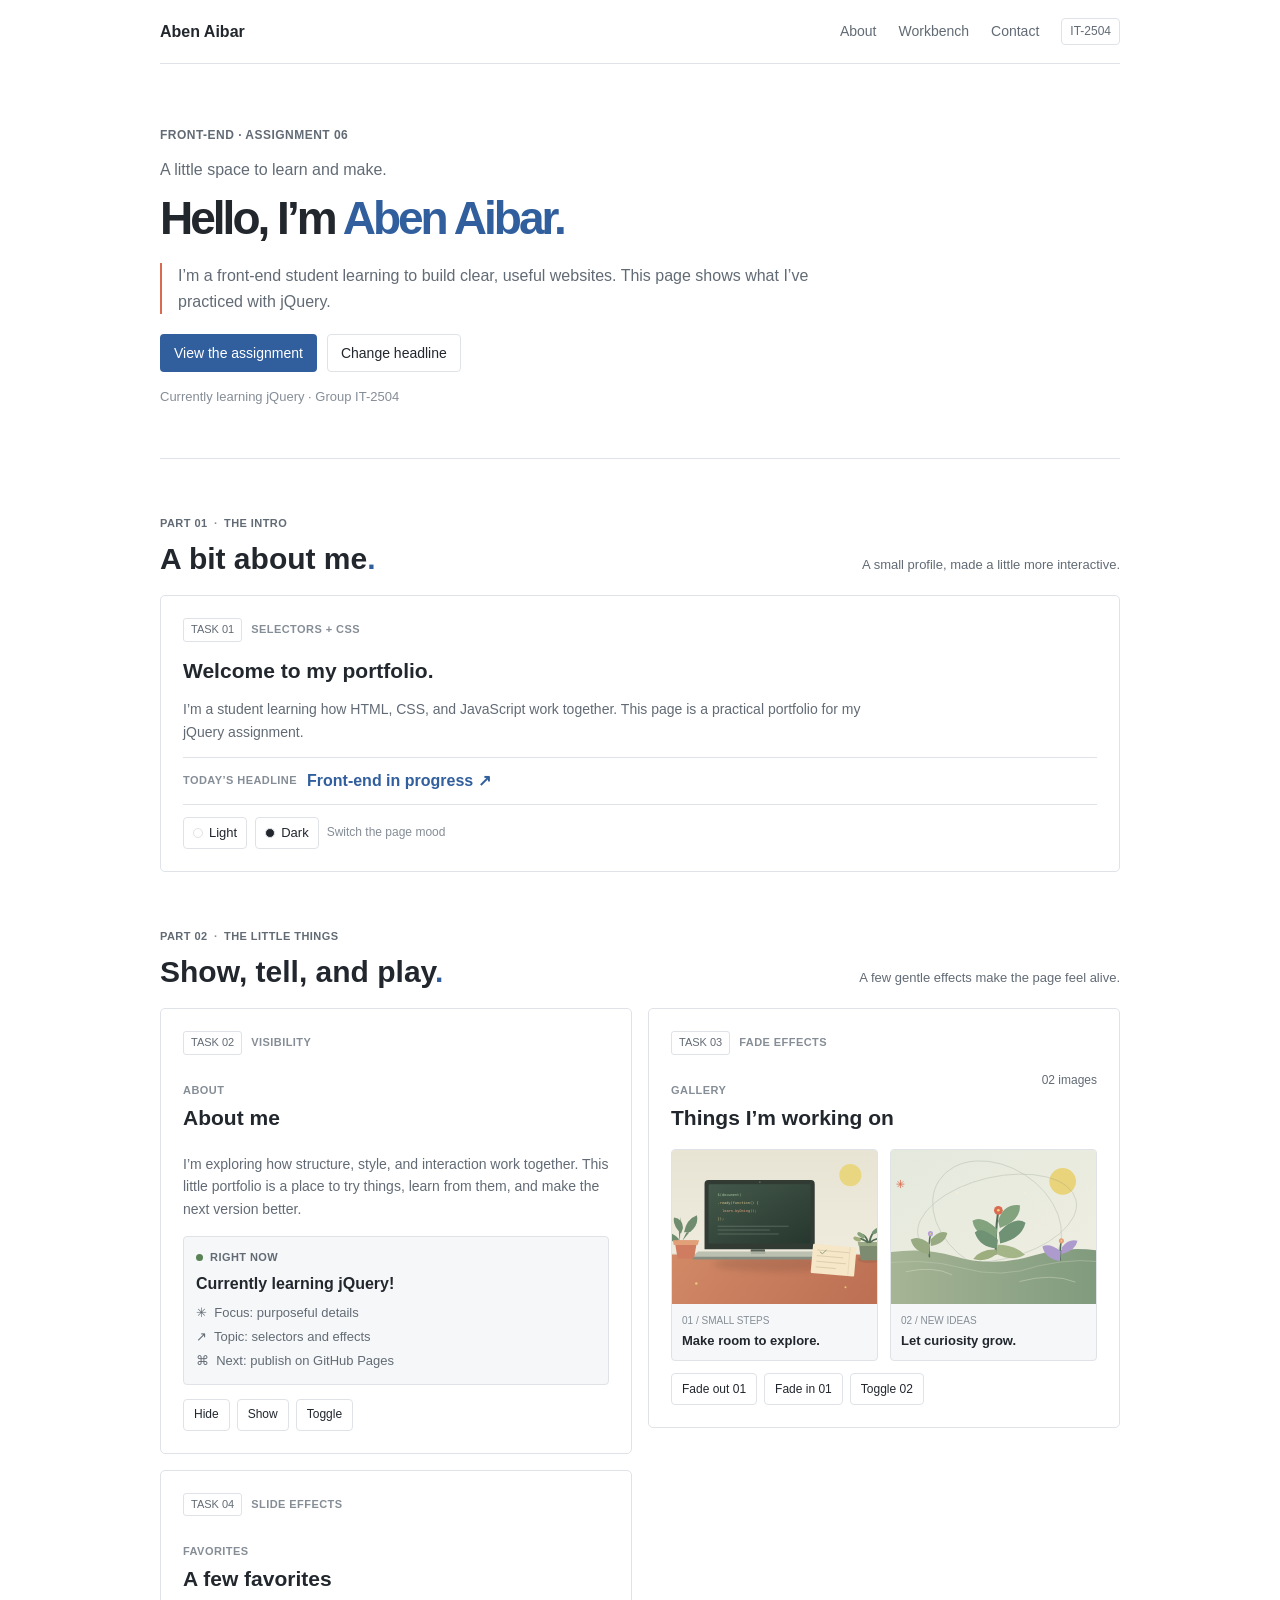
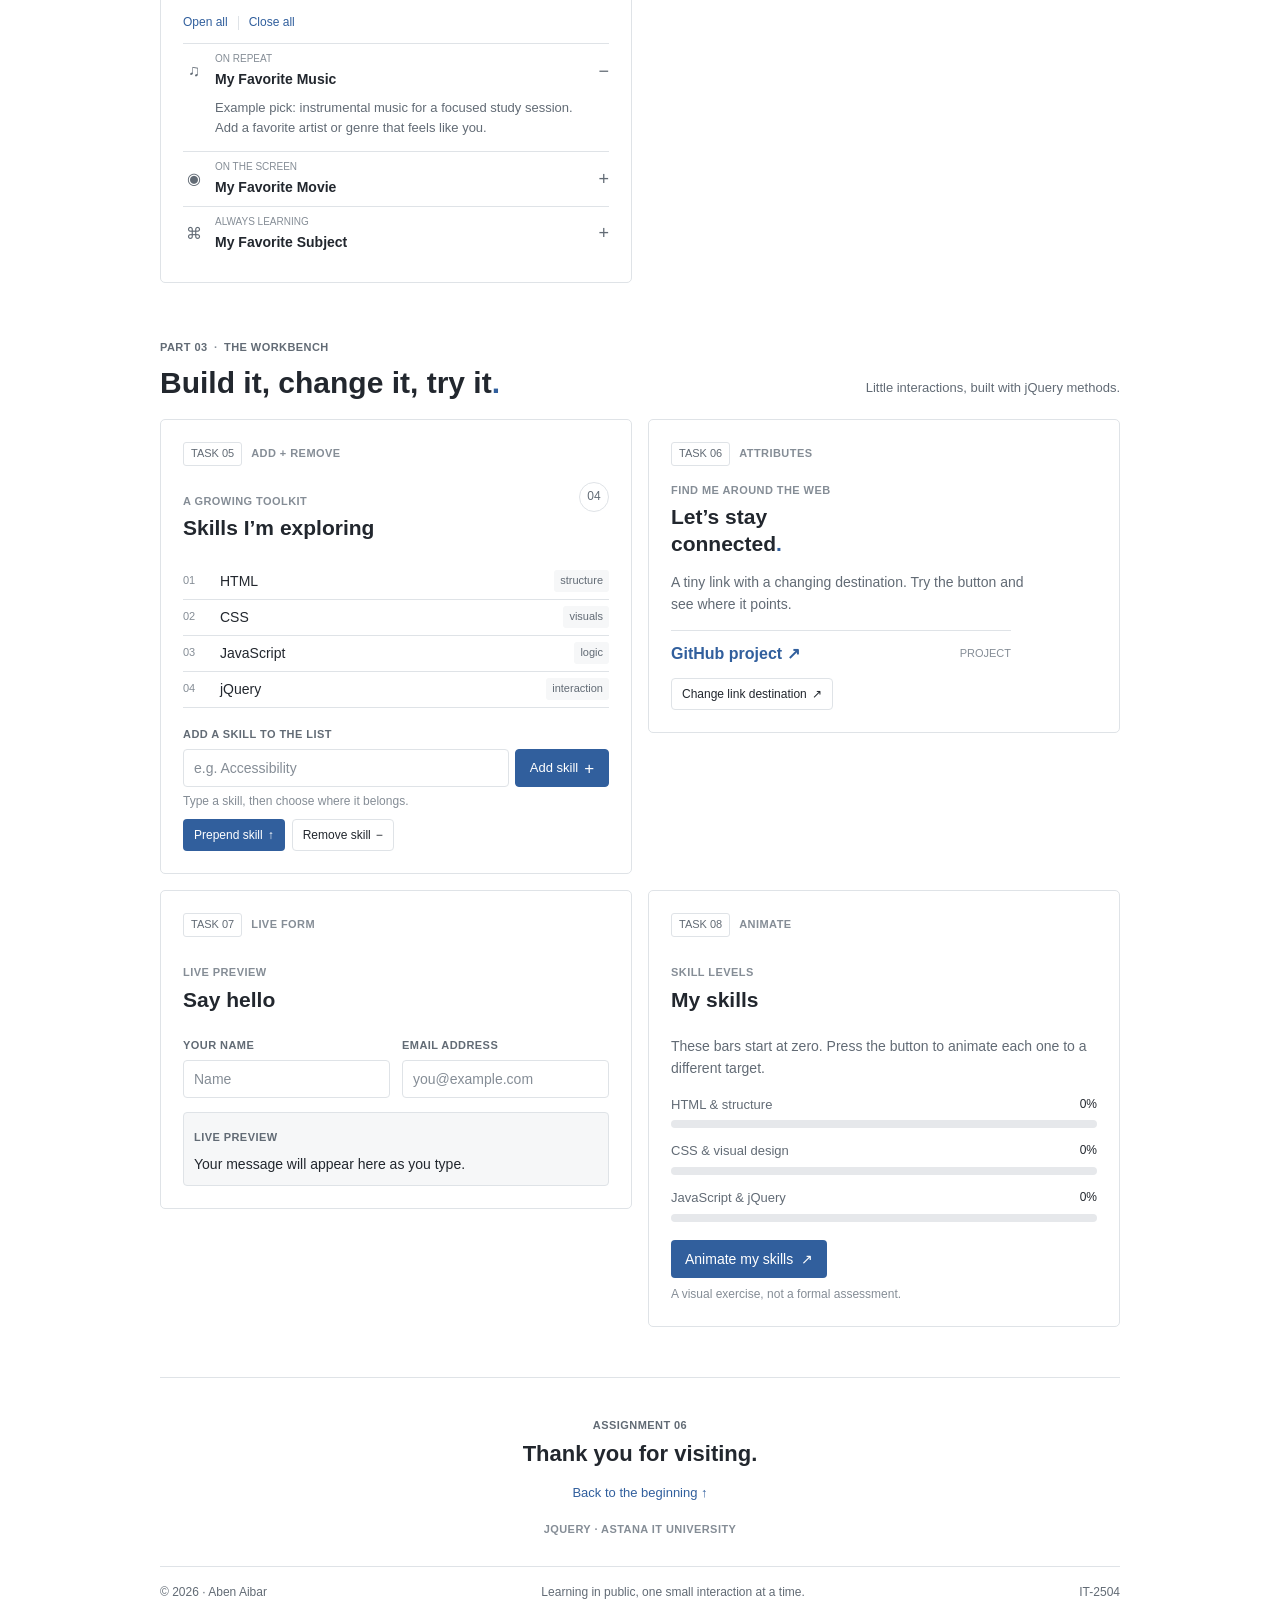
<file: index.html>
<!doctype html>
<html lang="en">
  <head>
    <meta charset="utf-8">
    <meta name="viewport" content="width=device-width, initial-scale=1">
    <meta name="description" content="Aben Aibar's jQuery learning portfolio for Front-End Assignment 6.">
    <meta name="theme-color" content="#f5f3ee">
    <title>Aben Aibar | jQuery Portfolio</title>
    <link href="style.css" rel="stylesheet">
  </head>
  <body>
    <div class="site-shell">
      <header class="topbar">
        <a class="wordmark" href="#top">Aben Aibar</a>
        <nav class="topnav" aria-label="Main navigation">
          <a href="#about">About</a>
          <a href="#workbench">Workbench</a>
          <a href="#contact">Contact</a>
          <span class="group-tag">IT-2504</span>
        </nav>
      </header>

      <main id="top">
        <section class="hero" aria-labelledby="hero-title">
          <div class="hero-copy">
            <p class="overline">FRONT-END · ASSIGNMENT 06</p>
            <p class="hero-kicker" id="greeting">Welcome to my portfolio.</p>
            <h1 id="hero-title">Hello, I’m <span>Aben Aibar.</span></h1>
            <p class="hero-intro profile-intro">I’m a front-end student learning to build clear, useful websites. This page shows what I’ve practiced with jQuery.</p>
            <div class="hero-actions">
              <a class="button button-primary" href="#workbench">View the assignment</a>
              <button class="button button-quiet" id="headline-button" type="button">Change headline</button>
            </div>
            <p class="hero-caption">Currently learning jQuery · Group IT-2504</p>
          </div>
        </section>

        <section class="section-block" id="about" aria-labelledby="part-one-title">
          <div class="section-heading">
            <div><p class="section-label">PART 01 <span>·</span> THE INTRO</p><h2 id="part-one-title">A bit about me<span class="heading-period">.</span></h2></div>
            <p class="section-aside">A small profile, made a little more interactive.</p>
          </div>
          <article class="feature-card profile-card" id="task-1" aria-labelledby="profile-title">
            <div class="profile-details">
              <div class="card-meta"><span class="task-pill">TASK 01</span><span class="mono">SELECTORS + CSS</span></div>
              <h3 id="profile-title">Welcome to my portfolio.</h3>
              <p class="profile-summary" id="profile-summary">I’m a student learning how HTML, CSS, and JavaScript work together. This page is a practical portfolio for my jQuery assignment.</p>
              <div class="headline-row"><span class="headline-label">TODAY’S HEADLINE</span><p id="profile-headline">Front-end in progress <span aria-hidden="true">↗</span></p></div>
              <div class="profile-controls">
                <button class="theme-button" id="light-theme" type="button"><span class="theme-swatch swatch-light"></span> Light</button>
                <button class="theme-button" id="dark-theme" type="button"><span class="theme-swatch swatch-dark"></span> Dark</button>
                <span class="control-hint">Switch the page mood</span>
              </div>
            </div>
          </article>
        </section>

        <section class="section-block" aria-labelledby="part-two-title">
          <div class="section-heading">
            <div><p class="section-label">PART 02 <span>·</span> THE LITTLE THINGS</p><h2 id="part-two-title">Show, tell, and play<span class="heading-period">.</span></h2></div>
            <p class="section-aside">A few gentle effects make the page feel alive.</p>
          </div>
          <div class="two-column-grid">
            <article class="feature-card about-card" id="task-2" aria-labelledby="about-title">
              <div class="card-meta"><span class="task-pill">TASK 02</span><span class="mono">VISIBILITY</span></div>
              <div class="card-heading-row"><div><p class="mini-label">ABOUT</p><h3 id="about-title">About me</h3></div></div>
              <p class="card-body">I’m exploring how structure, style, and interaction work together. This little portfolio is a place to try things, learn from them, and make the next version better.</p>
              <div class="status-box visibility-content">
                <span class="status-marker"><span></span> RIGHT NOW</span>
                <p id="status-message">Currently learning jQuery!</p>
                <div class="fun-facts">
                  <span>✳ &nbsp;Focus: purposeful details</span>
                  <span>↗ &nbsp;Topic: selectors and effects</span>
                  <span>⌘ &nbsp;Next: publish on GitHub Pages</span>
                </div>
              </div>
              <div class="button-row effect-buttons" role="group" aria-label="Control about details visibility">
                <button class="button button-small button-outline" id="hide-about" type="button">Hide</button>
                <button class="button button-small button-outline" id="show-about" type="button">Show</button>
                <button class="button button-small button-outline" id="toggle-about" type="button">Toggle</button>
              </div>
            </article>

            <article class="feature-card gallery-card" id="task-3" aria-labelledby="gallery-title">
              <div class="card-meta"><span class="task-pill">TASK 03</span><span class="mono">FADE EFFECTS</span></div>
              <div class="card-heading-row"><div><p class="mini-label">GALLERY</p><h3 id="gallery-title">Things I’m working on</h3></div><span class="photo-count">02 images</span></div>
              <div class="gallery-grid">
                <figure class="gallery-item" id="gallery-first">
                  <img src="study-desk.svg" alt="Illustration of a laptop and notebook on a warm desk">
                  <figcaption><span>01 / SMALL STEPS</span><strong>Make room to explore.</strong></figcaption>
                </figure>
                <figure class="gallery-item" id="gallery-second">
                  <img src="idea-garden.svg" alt="Illustration of colorful shapes growing like ideas in a garden">
                  <figcaption><span>02 / NEW IDEAS</span><strong>Let curiosity grow.</strong></figcaption>
                </figure>
              </div>
              <div class="button-row effect-buttons fade-controls" role="group" aria-label="Fade gallery images">
                <button class="button button-small button-outline" id="fade-out-first" type="button">Fade out 01</button>
                <button class="button button-small button-outline" id="fade-in-first" type="button">Fade in 01</button>
                <button class="button button-small button-outline" id="fade-toggle-second" type="button">Toggle 02</button>
              </div>
            </article>

            <article class="feature-card favorites-card" id="task-4" aria-labelledby="favorites-title">
              <div class="card-meta"><span class="task-pill">TASK 04</span><span class="mono">SLIDE EFFECTS</span></div>
              <div class="card-heading-row"><div><p class="mini-label">FAVORITES</p><h3 id="favorites-title">A few favorites</h3></div></div>
              <div class="favorite-toolbar" role="group" aria-label="Expand or collapse all favorites">
                <button type="button" id="open-favorites">Open all</button><span></span><button type="button" id="close-favorites">Close all</button>
              </div>
              <div class="favorite-item">
                <button class="favorite-trigger" type="button" aria-expanded="true" aria-controls="favorite-music" data-panel="favorite-music"><span class="favorite-icon">♫</span><span><small>ON REPEAT</small><strong>My Favorite Music</strong></span><span class="trigger-mark" aria-hidden="true">−</span></button>
                <div class="favorite-panel" id="favorite-music"><p>Example pick: instrumental music for a focused study session. Add a favorite artist or genre that feels like you.</p><span class="panel-number">01</span></div>
              </div>
              <div class="favorite-item">
                <button class="favorite-trigger" type="button" aria-expanded="false" aria-controls="favorite-movie" data-panel="favorite-movie"><span class="favorite-icon icon-coral">◉</span><span><small>ON THE SCREEN</small><strong>My Favorite Movie</strong></span><span class="trigger-mark" aria-hidden="true">+</span></button>
                <div class="favorite-panel" id="favorite-movie" style="display:none"><p>Example pick: a story with memorable visuals. Add your favorite film and one detail that stayed with you.</p><span class="panel-number">02</span></div>
              </div>
              <div class="favorite-item">
                <button class="favorite-trigger" type="button" aria-expanded="false" aria-controls="favorite-subject" data-panel="favorite-subject"><span class="favorite-icon icon-green">⌘</span><span><small>ALWAYS LEARNING</small><strong>My Favorite Subject</strong></span><span class="trigger-mark" aria-hidden="true">+</span></button>
                <div class="favorite-panel" id="favorite-subject" style="display:none"><p>Example pick: human-centered design, where technology meets the way people think and work.</p><span class="panel-number">03</span></div>
              </div>
            </article>
          </div>
        </section>

        <section class="section-block" id="workbench" aria-labelledby="part-three-title">
          <div class="section-heading">
            <div><p class="section-label">PART 03 <span>·</span> THE WORKBENCH</p><h2 id="part-three-title">Build it, change it, try it<span class="heading-period">.</span></h2></div>
            <p class="section-aside">Little interactions, built with jQuery methods.</p>
          </div>
          <div class="two-column-grid workbench-grid">
            <article class="feature-card skills-card" id="task-5" aria-labelledby="skills-title">
              <div class="card-meta"><span class="task-pill">TASK 05</span><span class="mono">ADD + REMOVE</span></div>
              <div class="card-heading-row"><div><p class="mini-label">A GROWING TOOLKIT</p><h3 id="skills-title">Skills I’m exploring</h3></div><span class="count-badge" id="skill-count">04</span></div>
              <ul class="skill-list" id="skill-list" aria-live="polite">
                <li><span class="skill-bullet">01</span><span>HTML</span><span class="skill-tag">structure</span></li>
                <li><span class="skill-bullet">02</span><span>CSS</span><span class="skill-tag">visuals</span></li>
                <li><span class="skill-bullet">03</span><span>JavaScript</span><span class="skill-tag">logic</span></li>
                <li><span class="skill-bullet">04</span><span>jQuery</span><span class="skill-tag">interaction</span></li>
              </ul>
              <label class="field-label" for="new-skill">ADD A SKILL TO THE LIST</label>
              <div class="input-with-button"><input id="new-skill" name="newSkill" type="text" maxlength="32" placeholder="e.g. Accessibility"><button class="add-icon-button" id="add-skill" type="button">Add skill <span aria-hidden="true">+</span></button></div>
              <p class="input-feedback" id="skill-feedback" aria-live="polite">Type a skill, then choose where it belongs.</p>
              <div class="button-row skill-actions"><button class="button button-small button-primary" id="prepend-skill" type="button">Prepend skill <span aria-hidden="true">↑</span></button><button class="button button-small button-outline" id="remove-skill" type="button">Remove skill <span aria-hidden="true">−</span></button></div>
            </article>

            <article class="feature-card social-card" id="task-6" aria-labelledby="social-title">
              <div class="card-meta"><span class="task-pill">TASK 06</span><span class="mono">ATTRIBUTES</span></div>
              <p class="mini-label">FIND ME AROUND THE WEB</p>
              <h3 id="social-title">Let’s stay<br>connected<span class="heading-period">.</span></h3>
              <p class="card-body social-copy">A tiny link with a changing destination. Try the button and see where it points.</p>
              <div class="social-link-row"><a id="social-link" href="https://github.com/Lucius-Re/HTML-CSS/tree/assignment6-jquery" target="_blank" rel="noreferrer">GitHub project <span aria-hidden="true">↗</span></a><span class="link-status" id="link-status">PROJECT</span></div>
              <button class="button button-small button-outline change-link" id="change-link" type="button">Change link destination <span aria-hidden="true">↗</span></button>
            </article>

            <article class="feature-card live-form-card" id="task-7" aria-labelledby="live-form-title">
              <div class="card-meta"><span class="task-pill">TASK 07</span><span class="mono">LIVE FORM</span></div>
              <div class="card-heading-row"><div><p class="mini-label">LIVE PREVIEW</p><h3 id="live-form-title">Say hello</h3></div></div>
              <form id="live-form" autocomplete="off">
                <div class="field-grid">
                  <div class="field-wrap"><label class="field-label" for="visitor-name">YOUR NAME</label><input id="visitor-name" name="name" type="text" placeholder="Name" maxlength="40"></div>
                  <div class="field-wrap"><label class="field-label" for="visitor-email">EMAIL ADDRESS</label><input id="visitor-email" name="email" type="email" placeholder="you@example.com" maxlength="100"></div>
                </div>
                <div class="message-preview" aria-live="polite"><span class="preview-label">LIVE PREVIEW</span><p id="live-preview">Your message will appear here as you type.</p></div>
              </form>
            </article>

            <article class="feature-card animation-card" id="task-8" aria-labelledby="animation-title">
              <div class="card-meta"><span class="task-pill">TASK 08</span><span class="mono">ANIMATE</span></div>
              <div class="card-heading-row"><div><p class="mini-label">SKILL LEVELS</p><h3 id="animation-title">My skills</h3></div></div>
              <p class="card-body">These bars start at zero. Press the button to animate each one to a different target.</p>
              <div class="progress-list" aria-label="Example skill levels">
                <div class="progress-row" data-skill-level="82"><div><span>HTML &amp; structure</span><span class="progress-value">0%</span></div><div class="progress-track"><span class="progress-fill fill-coral"></span></div></div>
                <div class="progress-row" data-skill-level="68"><div><span>CSS &amp; visual design</span><span class="progress-value">0%</span></div><div class="progress-track"><span class="progress-fill fill-green"></span></div></div>
                <div class="progress-row" data-skill-level="54"><div><span>JavaScript &amp; jQuery</span><span class="progress-value">0%</span></div><div class="progress-track"><span class="progress-fill fill-lilac"></span></div></div>
              </div>
              <button class="button button-primary animate-button" id="animate-skills" type="button">Animate my skills <span aria-hidden="true">↗</span></button>
              <p class="animation-note" id="animation-note" aria-live="polite">A visual exercise, not a formal assessment.</p>
            </article>
          </div>
        </section>

        <section class="closing-note" id="contact" aria-label="Closing note">
          <p class="section-label">ASSIGNMENT 06</p>
          <h2>Thank you for visiting.</h2>
          <a href="#top" class="back-top">Back to the beginning <span aria-hidden="true">↑</span></a>
          <span class="closing-caption">JQUERY · ASTANA IT UNIVERSITY</span>
        </section>
      </main>

      <footer class="site-footer"><span>© 2026 · Aben Aibar</span><span>Learning in public, one small interaction at a time.</span><span>IT-2504 <i>✳</i></span></footer>
    </div>
    <script src="https://code.jquery.com/jquery-3.7.1.min.js" integrity="sha256-/JqT3SQfawRcv/BIHPThkBvs0OEvtFFmqPF/lYI/Cxo=" crossorigin="anonymous"></script>
    <script src="script.js"></script>
  </body>
</html>
</file>
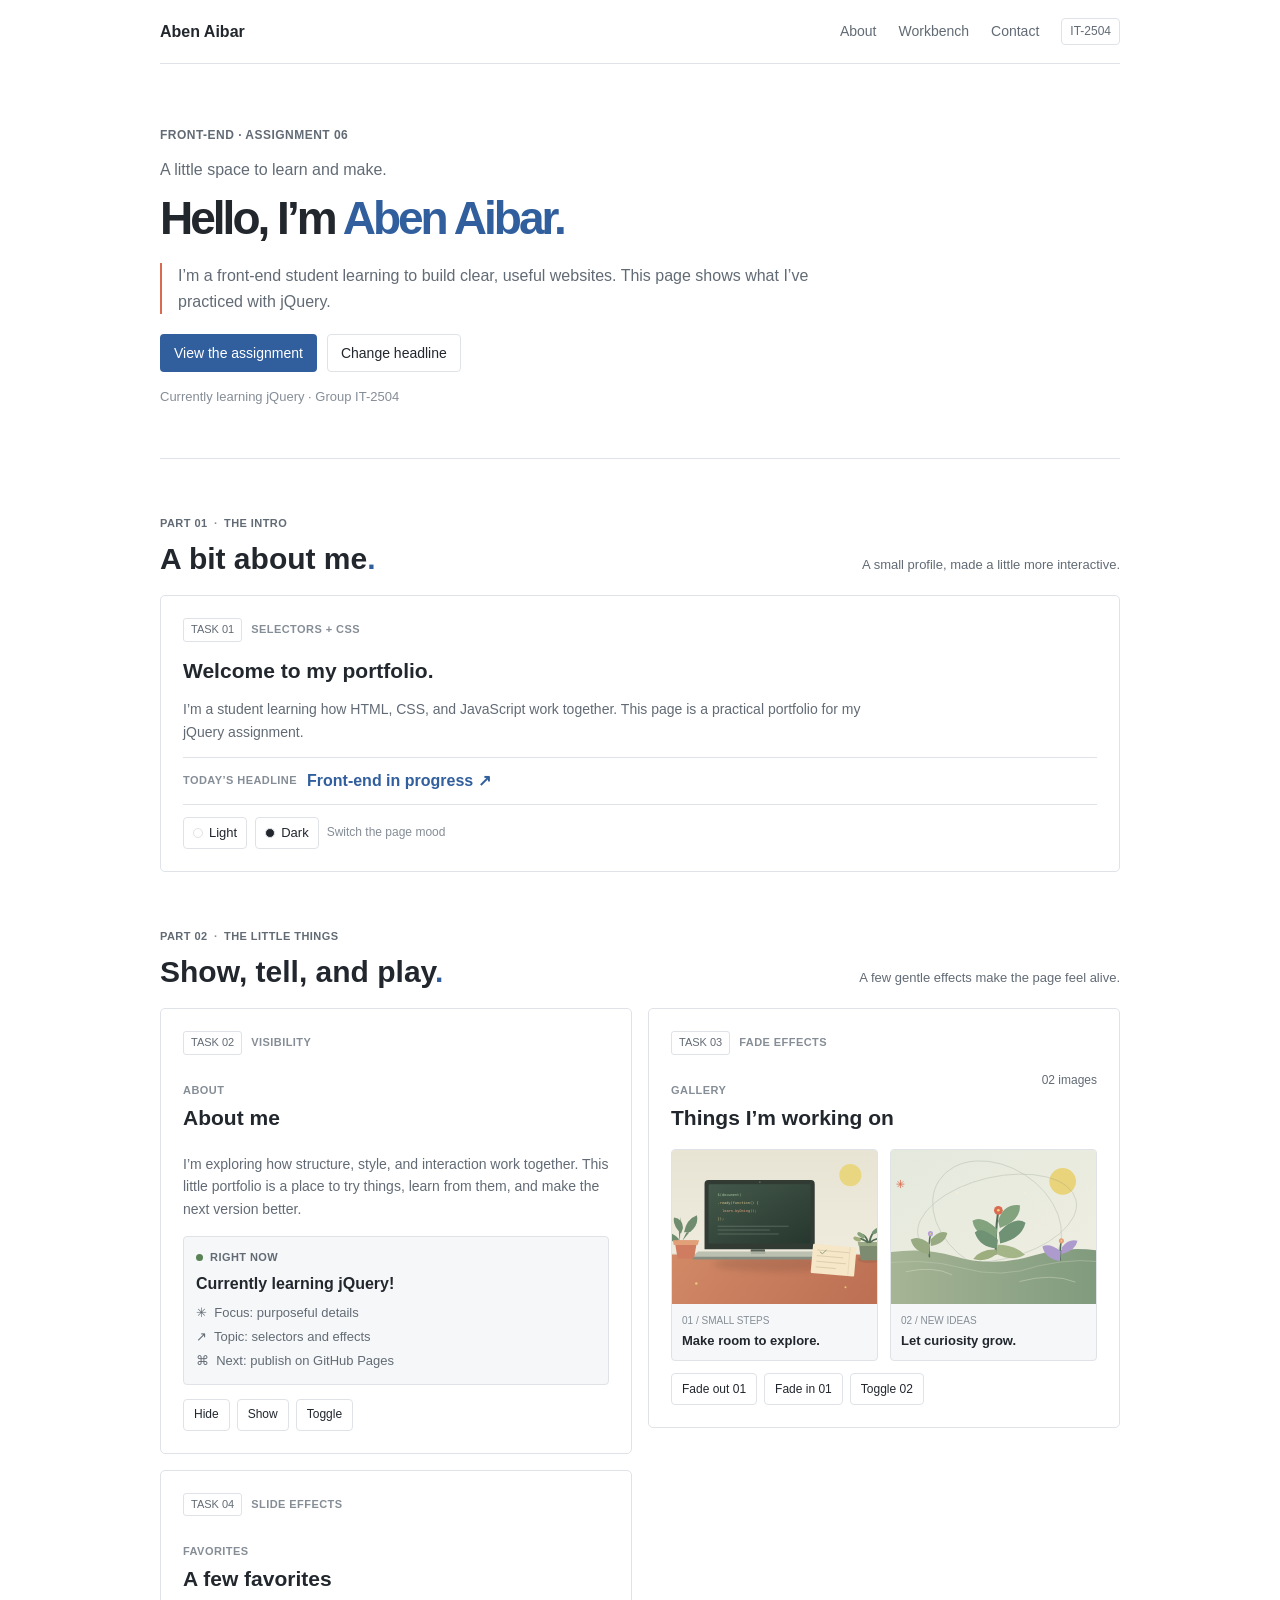
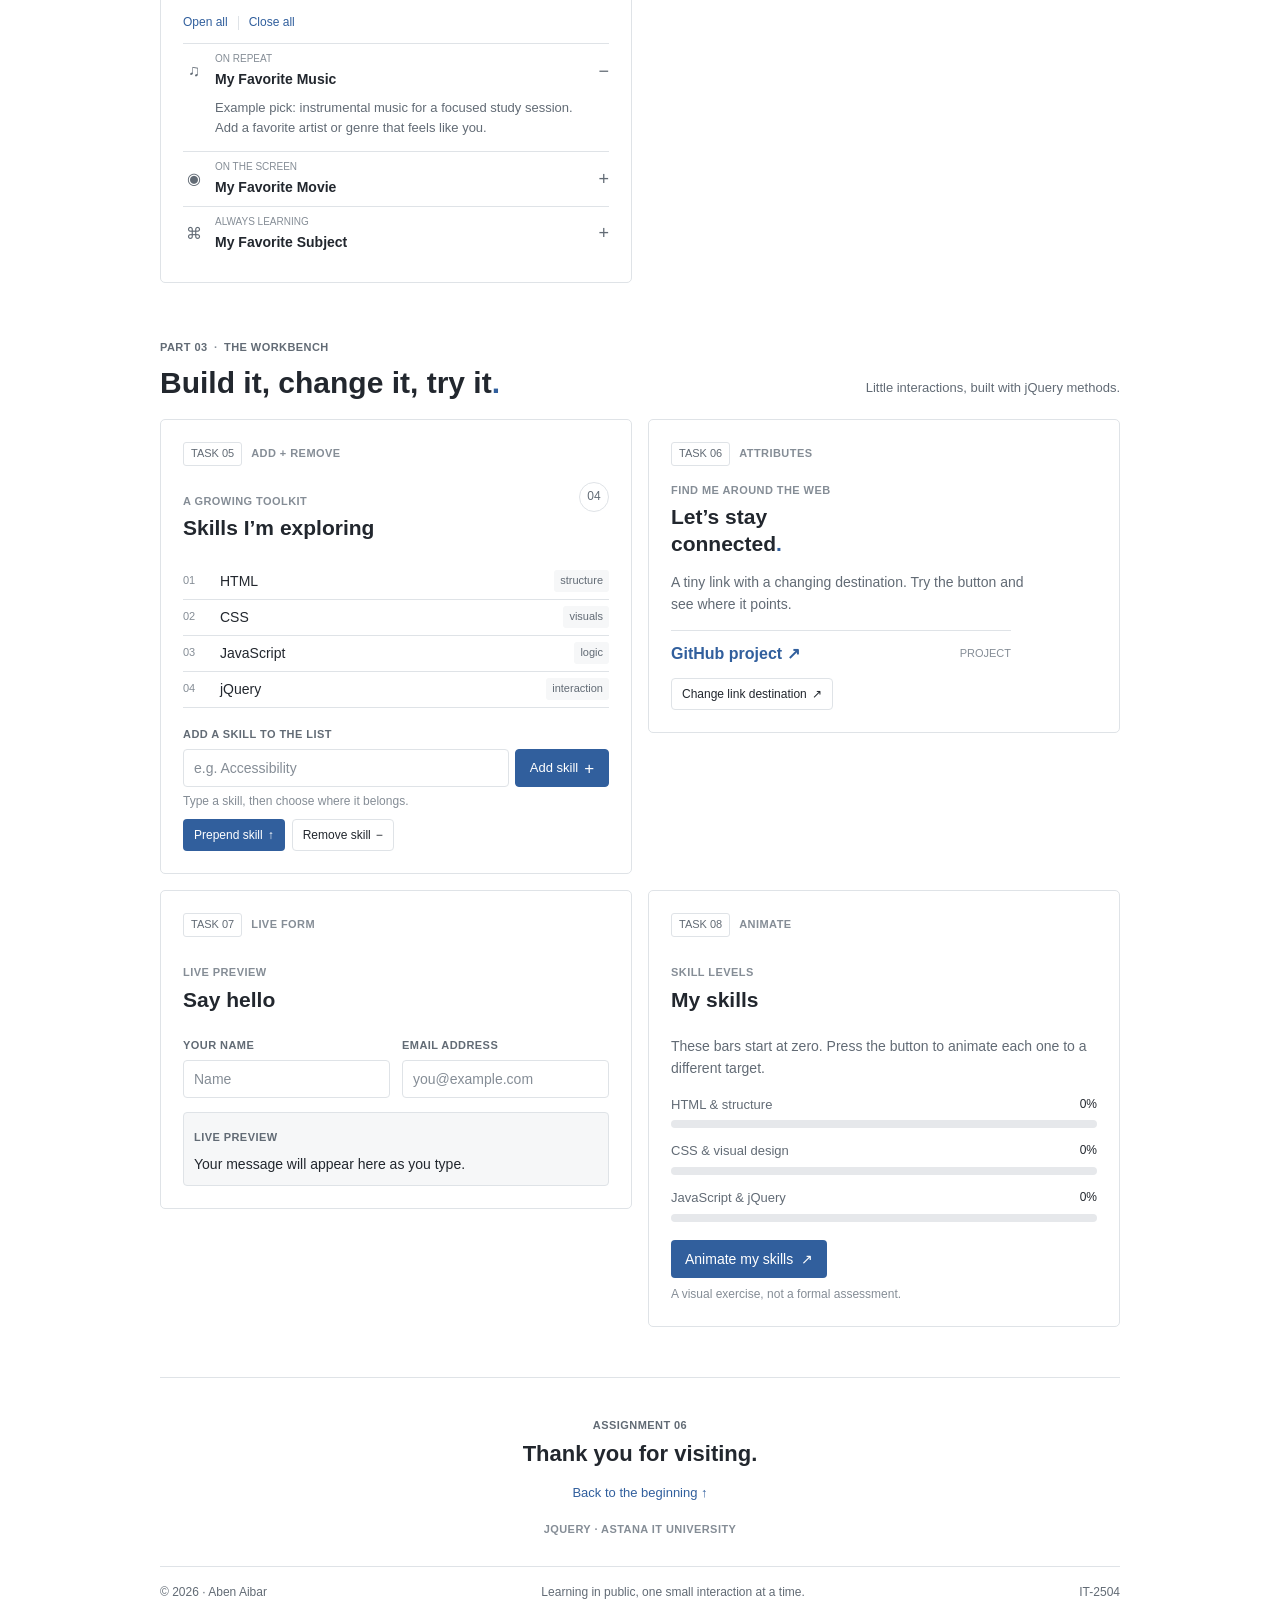
<file: assignment6/index.html>
<!doctype html>
<html lang="en">
  <head>
    <meta charset="utf-8">
    <meta name="viewport" content="width=device-width, initial-scale=1">
    <meta name="description" content="Aben Aibar's jQuery learning portfolio for Front-End Assignment 6.">
    <meta name="theme-color" content="#f5f3ee">
    <title>Aben Aibar | jQuery Portfolio</title>
    <link href="styles.css" rel="stylesheet">
  </head>
  <body>
    <div class="site-shell">
      <header class="topbar">
        <a class="wordmark" href="#top">Aben Aibar</a>
        <nav class="topnav" aria-label="Main navigation">
          <a href="#about">About</a>
          <a href="#workbench">Workbench</a>
          <a href="#contact">Contact</a>
          <span class="group-tag">IT-2504</span>
        </nav>
      </header>

      <main id="top">
        <section class="hero" aria-labelledby="hero-title">
          <div class="hero-copy">
            <p class="overline">FRONT-END · ASSIGNMENT 06</p>
            <p class="hero-kicker" id="greeting">Welcome to my portfolio.</p>
            <h1 id="hero-title">Hello, I’m <span>Aben Aibar.</span></h1>
            <p class="hero-intro profile-intro">I’m a front-end student learning to build clear, useful websites. This page shows what I’ve practiced with jQuery.</p>
            <div class="hero-actions">
              <a class="button button-primary" href="#workbench">View the assignment</a>
              <button class="button button-quiet" id="headline-button" type="button">Change headline</button>
            </div>
            <p class="hero-caption">Currently learning jQuery · Group IT-2504</p>
          </div>
        </section>

        <section class="section-block" id="about" aria-labelledby="part-one-title">
          <div class="section-heading">
            <div><p class="section-label">PART 01 <span>·</span> THE INTRO</p><h2 id="part-one-title">A bit about me<span class="heading-period">.</span></h2></div>
            <p class="section-aside">A small profile, made a little more interactive.</p>
          </div>
          <article class="feature-card profile-card" id="task-1" aria-labelledby="profile-title">
            <div class="profile-details">
              <div class="card-meta"><span class="task-pill">TASK 01</span><span class="mono">SELECTORS + CSS</span></div>
              <h3 id="profile-title">Welcome to my portfolio.</h3>
              <p class="profile-summary" id="profile-summary">I’m a student learning how HTML, CSS, and JavaScript work together. This page is a practical portfolio for my jQuery assignment.</p>
              <div class="headline-row"><span class="headline-label">TODAY’S HEADLINE</span><p id="profile-headline">Front-end in progress <span aria-hidden="true">↗</span></p></div>
              <div class="profile-controls">
                <button class="theme-button" id="light-theme" type="button"><span class="theme-swatch swatch-light"></span> Light</button>
                <button class="theme-button" id="dark-theme" type="button"><span class="theme-swatch swatch-dark"></span> Dark</button>
                <span class="control-hint">Switch the page mood</span>
              </div>
            </div>
          </article>
        </section>

        <section class="section-block" aria-labelledby="part-two-title">
          <div class="section-heading">
            <div><p class="section-label">PART 02 <span>·</span> THE LITTLE THINGS</p><h2 id="part-two-title">Show, tell, and play<span class="heading-period">.</span></h2></div>
            <p class="section-aside">A few gentle effects make the page feel alive.</p>
          </div>
          <div class="two-column-grid">
            <article class="feature-card about-card" id="task-2" aria-labelledby="about-title">
              <div class="card-meta"><span class="task-pill">TASK 02</span><span class="mono">VISIBILITY</span></div>
              <div class="card-heading-row"><div><p class="mini-label">ABOUT</p><h3 id="about-title">About me</h3></div></div>
              <p class="card-body">I’m exploring how structure, style, and interaction work together. This little portfolio is a place to try things, learn from them, and make the next version better.</p>
              <div class="status-box visibility-content">
                <span class="status-marker"><span></span> RIGHT NOW</span>
                <p id="status-message">Currently learning jQuery!</p>
                <div class="fun-facts">
                  <span>✳ &nbsp;Focus: purposeful details</span>
                  <span>↗ &nbsp;Topic: selectors and effects</span>
                  <span>⌘ &nbsp;Next: publish on GitHub Pages</span>
                </div>
              </div>
              <div class="button-row effect-buttons" role="group" aria-label="Control about details visibility">
                <button class="button button-small button-outline" id="hide-about" type="button">Hide</button>
                <button class="button button-small button-outline" id="show-about" type="button">Show</button>
                <button class="button button-small button-outline" id="toggle-about" type="button">Toggle</button>
              </div>
            </article>

            <article class="feature-card gallery-card" id="task-3" aria-labelledby="gallery-title">
              <div class="card-meta"><span class="task-pill">TASK 03</span><span class="mono">FADE EFFECTS</span></div>
              <div class="card-heading-row"><div><p class="mini-label">GALLERY</p><h3 id="gallery-title">Things I’m working on</h3></div><span class="photo-count">02 images</span></div>
              <div class="gallery-grid">
                <figure class="gallery-item" id="gallery-first">
                  <img src="assets/study-desk.svg" alt="Illustration of a laptop and notebook on a warm desk">
                  <figcaption><span>01 / SMALL STEPS</span><strong>Make room to explore.</strong></figcaption>
                </figure>
                <figure class="gallery-item" id="gallery-second">
                  <img src="assets/idea-garden.svg" alt="Illustration of colorful shapes growing like ideas in a garden">
                  <figcaption><span>02 / NEW IDEAS</span><strong>Let curiosity grow.</strong></figcaption>
                </figure>
              </div>
              <div class="button-row effect-buttons fade-controls" role="group" aria-label="Fade gallery images">
                <button class="button button-small button-outline" id="fade-out-first" type="button">Fade out 01</button>
                <button class="button button-small button-outline" id="fade-in-first" type="button">Fade in 01</button>
                <button class="button button-small button-outline" id="fade-toggle-second" type="button">Toggle 02</button>
              </div>
            </article>

            <article class="feature-card favorites-card" id="task-4" aria-labelledby="favorites-title">
              <div class="card-meta"><span class="task-pill">TASK 04</span><span class="mono">SLIDE EFFECTS</span></div>
              <div class="card-heading-row"><div><p class="mini-label">FAVORITES</p><h3 id="favorites-title">A few favorites</h3></div></div>
              <div class="favorite-toolbar" role="group" aria-label="Expand or collapse all favorites">
                <button type="button" id="open-favorites">Open all</button><span></span><button type="button" id="close-favorites">Close all</button>
              </div>
              <div class="favorite-item">
                <button class="favorite-trigger" type="button" aria-expanded="true" aria-controls="favorite-music" data-panel="favorite-music"><span class="favorite-icon">♫</span><span><small>ON REPEAT</small><strong>My Favorite Music</strong></span><span class="trigger-mark" aria-hidden="true">−</span></button>
                <div class="favorite-panel" id="favorite-music"><p>Example pick: instrumental music for a focused study session. Add a favorite artist or genre that feels like you.</p><span class="panel-number">01</span></div>
              </div>
              <div class="favorite-item">
                <button class="favorite-trigger" type="button" aria-expanded="false" aria-controls="favorite-movie" data-panel="favorite-movie"><span class="favorite-icon icon-coral">◉</span><span><small>ON THE SCREEN</small><strong>My Favorite Movie</strong></span><span class="trigger-mark" aria-hidden="true">+</span></button>
                <div class="favorite-panel" id="favorite-movie" style="display:none"><p>Example pick: a story with memorable visuals. Add your favorite film and one detail that stayed with you.</p><span class="panel-number">02</span></div>
              </div>
              <div class="favorite-item">
                <button class="favorite-trigger" type="button" aria-expanded="false" aria-controls="favorite-subject" data-panel="favorite-subject"><span class="favorite-icon icon-green">⌘</span><span><small>ALWAYS LEARNING</small><strong>My Favorite Subject</strong></span><span class="trigger-mark" aria-hidden="true">+</span></button>
                <div class="favorite-panel" id="favorite-subject" style="display:none"><p>Example pick: human-centered design, where technology meets the way people think and work.</p><span class="panel-number">03</span></div>
              </div>
            </article>
          </div>
        </section>

        <section class="section-block" id="workbench" aria-labelledby="part-three-title">
          <div class="section-heading">
            <div><p class="section-label">PART 03 <span>·</span> THE WORKBENCH</p><h2 id="part-three-title">Build it, change it, try it<span class="heading-period">.</span></h2></div>
            <p class="section-aside">Little interactions, built with jQuery methods.</p>
          </div>
          <div class="two-column-grid workbench-grid">
            <article class="feature-card skills-card" id="task-5" aria-labelledby="skills-title">
              <div class="card-meta"><span class="task-pill">TASK 05</span><span class="mono">ADD + REMOVE</span></div>
              <div class="card-heading-row"><div><p class="mini-label">A GROWING TOOLKIT</p><h3 id="skills-title">Skills I’m exploring</h3></div><span class="count-badge" id="skill-count">04</span></div>
              <ul class="skill-list" id="skill-list" aria-live="polite">
                <li><span class="skill-bullet">01</span><span>HTML</span><span class="skill-tag">structure</span></li>
                <li><span class="skill-bullet">02</span><span>CSS</span><span class="skill-tag">visuals</span></li>
                <li><span class="skill-bullet">03</span><span>JavaScript</span><span class="skill-tag">logic</span></li>
                <li><span class="skill-bullet">04</span><span>jQuery</span><span class="skill-tag">interaction</span></li>
              </ul>
              <label class="field-label" for="new-skill">ADD A SKILL TO THE LIST</label>
              <div class="input-with-button"><input id="new-skill" name="newSkill" type="text" maxlength="32" placeholder="e.g. Accessibility"><button class="add-icon-button" id="add-skill" type="button">Add skill <span aria-hidden="true">+</span></button></div>
              <p class="input-feedback" id="skill-feedback" aria-live="polite">Type a skill, then choose where it belongs.</p>
              <div class="button-row skill-actions"><button class="button button-small button-primary" id="prepend-skill" type="button">Prepend skill <span aria-hidden="true">↑</span></button><button class="button button-small button-outline" id="remove-skill" type="button">Remove skill <span aria-hidden="true">−</span></button></div>
            </article>

            <article class="feature-card social-card" id="task-6" aria-labelledby="social-title">
              <div class="card-meta"><span class="task-pill">TASK 06</span><span class="mono">ATTRIBUTES</span></div>
              <p class="mini-label">FIND ME AROUND THE WEB</p>
              <h3 id="social-title">Let’s stay<br>connected<span class="heading-period">.</span></h3>
              <p class="card-body social-copy">A tiny link with a changing destination. Try the button and see where it points.</p>
              <div class="social-link-row"><a id="social-link" href="https://github.com/Lucius-Re/HTML-CSS/tree/assignment6-jquery" target="_blank" rel="noreferrer">GitHub project <span aria-hidden="true">↗</span></a><span class="link-status" id="link-status">PROJECT</span></div>
              <button class="button button-small button-outline change-link" id="change-link" type="button">Change link destination <span aria-hidden="true">↗</span></button>
            </article>

            <article class="feature-card live-form-card" id="task-7" aria-labelledby="live-form-title">
              <div class="card-meta"><span class="task-pill">TASK 07</span><span class="mono">LIVE FORM</span></div>
              <div class="card-heading-row"><div><p class="mini-label">LIVE PREVIEW</p><h3 id="live-form-title">Say hello</h3></div></div>
              <form id="live-form" autocomplete="off">
                <div class="field-grid">
                  <div class="field-wrap"><label class="field-label" for="visitor-name">YOUR NAME</label><input id="visitor-name" name="name" type="text" placeholder="Name" maxlength="40"></div>
                  <div class="field-wrap"><label class="field-label" for="visitor-email">EMAIL ADDRESS</label><input id="visitor-email" name="email" type="email" placeholder="you@example.com" maxlength="100"></div>
                </div>
                <div class="message-preview" aria-live="polite"><span class="preview-label">LIVE PREVIEW</span><p id="live-preview">Your message will appear here as you type.</p></div>
              </form>
            </article>

            <article class="feature-card animation-card" id="task-8" aria-labelledby="animation-title">
              <div class="card-meta"><span class="task-pill">TASK 08</span><span class="mono">ANIMATE</span></div>
              <div class="card-heading-row"><div><p class="mini-label">SKILL LEVELS</p><h3 id="animation-title">My skills</h3></div></div>
              <p class="card-body">These bars start at zero. Press the button to animate each one to a different target.</p>
              <div class="progress-list" aria-label="Example skill levels">
                <div class="progress-row" data-skill-level="82"><div><span>HTML &amp; structure</span><span class="progress-value">0%</span></div><div class="progress-track"><span class="progress-fill fill-coral"></span></div></div>
                <div class="progress-row" data-skill-level="68"><div><span>CSS &amp; visual design</span><span class="progress-value">0%</span></div><div class="progress-track"><span class="progress-fill fill-green"></span></div></div>
                <div class="progress-row" data-skill-level="54"><div><span>JavaScript &amp; jQuery</span><span class="progress-value">0%</span></div><div class="progress-track"><span class="progress-fill fill-lilac"></span></div></div>
              </div>
              <button class="button button-primary animate-button" id="animate-skills" type="button">Animate my skills <span aria-hidden="true">↗</span></button>
              <p class="animation-note" id="animation-note" aria-live="polite">A visual exercise, not a formal assessment.</p>
            </article>
          </div>
        </section>

        <section class="closing-note" id="contact" aria-label="Closing note">
          <p class="section-label">ASSIGNMENT 06</p>
          <h2>Thank you for visiting.</h2>
          <a href="#top" class="back-top">Back to the beginning <span aria-hidden="true">↑</span></a>
          <span class="closing-caption">JQUERY · ASTANA IT UNIVERSITY</span>
        </section>
      </main>

      <footer class="site-footer"><span>© 2026 · Aben Aibar</span><span>Learning in public, one small interaction at a time.</span><span>IT-2504 <i>✳</i></span></footer>
    </div>
    <script src="https://code.jquery.com/jquery-3.7.1.min.js" integrity="sha256-/JqT3SQfawRcv/BIHPThkBvs0OEvtFFmqPF/lYI/Cxo=" crossorigin="anonymous"></script>
    <script src="script.js"></script>
  </body>
</html>
</file>
<file: style.css>
:root {
  color-scheme: light;
  --page: #ffffff;
  --surface: #ffffff;
  --surface-muted: #f6f7f8;
  --text: #22272e;
  --muted: #626b75;
  --subtle: #858d96;
  --border: #dfe3e7;
  --accent: #315f9d;
  --accent-hover: #244a7e;
  font-family: Arial, Helvetica, sans-serif;
}

* { box-sizing: border-box; }
html { scroll-behavior: smooth; scroll-padding-top: 1rem; }
body {
  margin: 0;
  color: var(--text);
  background: var(--page);
  font-family: Arial, Helvetica, sans-serif;
  font-size: 16px;
  line-height: 1.6;
  transition: color .2s ease, background-color .2s ease;
}
button, input { font: inherit; }
button, a { -webkit-tap-highlight-color: transparent; }
button:focus-visible, a:focus-visible, input:focus-visible {
  outline: 3px solid rgba(49, 95, 157, .3);
  outline-offset: 2px;
}
a { color: var(--accent); }
.site-shell { width: min(calc(100% - 40px), 960px); margin: 0 auto; }

.topbar {
  min-height: 64px;
  display: flex;
  align-items: center;
  justify-content: space-between;
  gap: 20px;
  border-bottom: 1px solid var(--border);
}
.wordmark { color: var(--text); font-size: 16px; font-weight: 700; text-decoration: none; }
.topnav { display: flex; align-items: center; gap: 22px; color: var(--muted); font-size: 14px; }
.topnav a { color: inherit; text-decoration: none; }
.topnav a:hover { color: var(--accent); text-decoration: underline; }
.group-tag { border: 1px solid var(--border); border-radius: 4px; padding: 3px 8px; color: var(--muted); font-size: 12px; }

.hero { padding: 62px 0 50px; border-bottom: 1px solid var(--border); }
.hero-copy { max-width: 700px; }
.overline, .section-label, .mini-label, .field-label, .headline-label, .status-marker, .preview-label, .closing-caption, .card-meta .mono {
  font-size: 12px;
  font-weight: 600;
  letter-spacing: .04em;
}
.overline { margin: 0 0 12px; color: var(--muted); }
.hero-kicker { margin: 0 0 7px; color: var(--muted); font-size: 16px; }
h1, h2, h3 { margin-top: 0; line-height: 1.25; }
h1 { margin-bottom: 14px; font-size: clamp(32px, 5vw, 46px); }
h1 span { color: var(--accent); }
.hero-intro { max-width: 650px; margin-bottom: 20px; color: var(--muted); }
.hero-actions { display: flex; flex-wrap: wrap; align-items: center; gap: 10px; }
.hero-caption { margin: 15px 0 0; color: var(--subtle); font-size: 13px; }

.section-block { padding: 45px 0 0; }
.section-heading { display: flex; align-items: end; justify-content: space-between; gap: 20px; margin-bottom: 18px; }
.section-label { margin-bottom: 7px; color: var(--muted); font-size: 11px; }
.section-label span { padding: 0 3px; color: var(--subtle); }
.section-heading h2 { margin-bottom: 0; font-size: clamp(24px, 3vw, 30px); }
.section-aside { max-width: 270px; margin: 0 0 2px; color: var(--muted); font-size: 13px; text-align: right; }
.heading-period { color: var(--accent); }
.feature-card { min-width: 0; border: 1px solid var(--border); border-radius: 5px; padding: 22px; background: var(--surface); }
.card-meta { display: flex; align-items: center; gap: 9px; margin-bottom: 16px; color: var(--subtle); }
.task-pill { border: 1px solid var(--border); border-radius: 3px; padding: 2px 7px; color: var(--muted); font-size: 11px; }
.card-meta .mono { color: var(--subtle); font-size: 11px; }
.profile-details h3, .feature-card h3 { margin-bottom: 8px; font-size: 21px; }
.profile-summary, .card-body { max-width: 700px; margin-bottom: 14px; color: var(--muted); font-size: 14px; }
.headline-row { display: flex; align-items: center; flex-wrap: wrap; gap: 10px; border-top: 1px solid var(--border); border-bottom: 1px solid var(--border); padding: 10px 0; }
.headline-label, .mini-label { color: var(--subtle); font-size: 11px; }
.headline-row p { margin: 0; color: var(--accent); font-weight: 600; }
.profile-controls { display: flex; align-items: center; gap: 8px; padding-top: 12px; }
.theme-button { display: inline-flex; align-items: center; gap: 6px; border: 1px solid var(--border); border-radius: 4px; padding: 5px 9px; color: var(--text); background: var(--surface); cursor: pointer; font-size: 13px; }
.theme-button:hover, .theme-button.is-active { border-color: var(--accent); }
.theme-swatch { width: 10px; height: 10px; border: 1px solid var(--border); border-radius: 50%; }
.swatch-light { background: #fff; }.swatch-dark { background: #22272e; }
.control-hint { color: var(--subtle); font-size: 12px; }

.two-column-grid { display: grid; grid-template-columns: repeat(2, minmax(0, 1fr)); gap: 16px; align-items: start; }
.two-column-grid > .feature-card { min-width: 0; }
.card-heading-row { display: flex; align-items: start; justify-content: space-between; gap: 12px; margin-bottom: 10px; }
.mini-label { margin-bottom: 5px; }
.about-card .card-body { margin-bottom: 16px; }
.status-box { margin-top: 16px; border: 1px solid var(--border); border-radius: 4px; padding: 12px; background: var(--surface-muted); }
.status-marker { display: flex; align-items: center; gap: 7px; color: var(--muted); font-size: 11px; }
.status-marker span { width: 7px; height: 7px; border-radius: 50%; background: #598255; }
.status-box > p { margin: 4px 0 7px; font-weight: 700; }
.fun-facts { display: grid; gap: 3px; color: var(--muted); font-size: 13px; }
.button-row { display: flex; flex-wrap: wrap; gap: 7px; }
.effect-buttons { margin-top: 14px; }
.button { min-height: 38px; display: inline-flex; align-items: center; justify-content: center; gap: 8px; border: 1px solid transparent; border-radius: 4px; padding: 0 13px; cursor: pointer; font-size: 14px; text-decoration: none; }
.button:hover { text-decoration: none; }
.button-primary { color: #fff; background: var(--accent); }
.button-primary:hover { background: var(--accent-hover); }
.button-quiet { border-color: var(--border); color: var(--text); background: var(--surface); }
.button-quiet:hover, .button-outline:hover { border-color: var(--accent); color: var(--accent); }
.button-small { min-height: 32px; gap: 5px; padding: 0 10px; font-size: 12px; }
.button-outline { border-color: var(--border); color: var(--text); background: var(--surface); }
.photo-count { color: var(--muted); font-size: 12px; }
.gallery-grid { display: grid; grid-template-columns: repeat(2, minmax(0, 1fr)); gap: 12px; margin-top: 10px; }
.gallery-item { min-width: 0; overflow: hidden; margin: 0; border: 1px solid var(--border); border-radius: 4px; background: var(--surface-muted); }
.gallery-item img { width: 100%; aspect-ratio: 4 / 3; display: block; object-fit: cover; }
.gallery-item figcaption { padding: 9px 10px; }
.gallery-item figcaption span { display: block; margin-bottom: 2px; color: var(--subtle); font-size: 10px; }
.gallery-item figcaption strong { display: block; font-size: 13px; font-weight: 600; }
.fade-controls { margin-top: 12px; }
.favorite-toolbar { display: flex; align-items: center; gap: 10px; margin: 3px 0 8px; }
.favorite-toolbar button { border: 0; padding: 3px 0; color: var(--accent); background: transparent; cursor: pointer; font-size: 12px; }
.favorite-toolbar button:hover { text-decoration: underline; }
.favorite-toolbar span { width: 1px; height: 14px; background: var(--border); }
.favorite-item { border-top: 1px solid var(--border); }
.favorite-trigger { width: 100%; min-height: 48px; display: flex; align-items: center; gap: 10px; border: 0; padding: 7px 0; color: var(--text); background: transparent; cursor: pointer; text-align: left; }
.favorite-trigger > span:nth-child(2) { display: grid; gap: 1px; }
.favorite-trigger small { color: var(--subtle); font-size: 10px; }
.favorite-trigger strong { font-size: 14px; font-weight: 600; }
.favorite-icon { width: 22px; color: var(--muted); font-size: 16px; text-align: center; }
.trigger-mark { margin-left: auto; color: var(--muted); font-size: 18px; }
.favorite-panel { position: relative; padding: 0 20px 12px 32px; }
.favorite-panel p { margin: 0; color: var(--muted); font-size: 13px; }
.panel-number { display: none; }

.skills-card, .social-card, .live-form-card, .animation-card { min-height: 0; }
.count-badge { min-width: 30px; height: 30px; display: grid; place-items: center; border: 1px solid var(--border); border-radius: 50%; color: var(--muted); font-size: 12px; }
.skill-list { display: grid; margin: 14px 0 18px; padding: 0; list-style: none; }
.skill-list li { min-height: 36px; display: grid; grid-template-columns: 30px 1fr auto; align-items: center; gap: 7px; border-bottom: 1px solid var(--border); font-size: 14px; }
.skill-bullet { color: var(--subtle); font-size: 11px; }
.skill-name { font-weight: 600; }
.skill-tag { border-radius: 3px; padding: 2px 6px; color: var(--muted); background: var(--surface-muted); font-size: 11px; }
.field-label { display: block; margin: 0 0 6px; color: var(--muted); font-size: 11px; }
.input-with-button { display: flex; }
.input-with-button input, .field-wrap input { width: 100%; min-width: 0; height: 38px; border: 1px solid var(--border); border-radius: 4px; padding: 0 10px; color: var(--text); background: var(--surface); font-size: 14px; }
.input-with-button input::placeholder, .field-wrap input::placeholder { color: var(--subtle); }
.add-icon-button { min-width: 94px; height: 38px; display: inline-flex; flex: 0 0 auto; align-items: center; justify-content: center; gap: 6px; margin-left: 6px; border: 1px solid var(--accent); border-radius: 4px; color: #fff; background: var(--accent); cursor: pointer; font-size: 13px; }
.add-icon-button:hover { background: var(--accent-hover); }
.add-icon-button span { font-size: 17px; }
.input-feedback { min-height: 19px; margin: 5px 0 8px; color: var(--subtle); font-size: 12px; }
.input-feedback.is-error { color: #a33535; }
.skill-actions { margin-top: 5px; }
.social-copy { max-width: 360px; min-height: 42px; }
.social-link-row { max-width: 340px; display: flex; align-items: center; justify-content: space-between; gap: 10px; margin: 12px 0; border-top: 1px solid var(--border); padding-top: 10px; }
.social-link-row a { font-weight: 600; text-decoration: none; }
.social-link-row a:hover { text-decoration: underline; }
.link-status { color: var(--subtle); font-size: 11px; }
.change-link { color: var(--text); }
.field-grid { display: grid; grid-template-columns: 1fr 1fr; gap: 12px; margin-top: 16px; }
.field-wrap { min-width: 0; }
.message-preview { min-height: 74px; margin-top: 14px; border: 1px solid var(--border); border-radius: 4px; padding: 10px; background: var(--surface-muted); }
.preview-label { color: var(--muted); font-size: 11px; }
.message-preview p { margin: 4px 0 0; font-size: 14px; }
.progress-list { display: grid; gap: 13px; margin: 15px 0 18px; }
.progress-row > div:first-child { display: flex; justify-content: space-between; gap: 10px; margin-bottom: 5px; color: var(--muted); font-size: 13px; }
.progress-value { color: var(--text); font-size: 12px; }
.progress-track { height: 8px; overflow: hidden; border-radius: 4px; background: #e6e8eb; }
.progress-fill { width: 0; height: 100%; display: block; border-radius: inherit; background: var(--accent); }
.fill-coral, .fill-green, .fill-lilac { background: var(--accent); }
.animate-button { min-width: 150px; }
.animation-note { min-height: 18px; margin: 7px 0 0; color: var(--subtle); font-size: 12px; }

.closing-note { margin: 50px 0 0; border-top: 1px solid var(--border); padding: 28px 0; text-align: center; }
.closing-note .section-label { margin-bottom: 5px; }
.closing-note h2 { margin: 0 0 12px; font-size: 22px; }
.back-top { font-size: 13px; text-decoration: none; }
.back-top:hover { text-decoration: underline; }
.closing-caption { display: block; margin-top: 16px; color: var(--subtle); font-size: 11px; }
.site-footer { min-height: 52px; display: flex; align-items: center; justify-content: space-between; gap: 15px; border-top: 1px solid var(--border); color: var(--muted); font-size: 12px; }
.site-footer i { display: none; }

body.theme-dark {
  color-scheme: dark;
  --page: #20252b;
  --surface: #282e35;
  --surface-muted: #30373f;
  --text: #edf0f3;
  --muted: #bec5cc;
  --subtle: #9ca6af;
  --border: #414952;
  --accent: #8db5e7;
  --accent-hover: #a6c6ed;
}
body.theme-dark .button-primary, body.theme-dark .add-icon-button { color: #172333; }
body.theme-dark .progress-track { background: #424a53; }
body.theme-dark .status-marker span { background: #8eb98a; }

@media (max-width: 700px) {
  .site-shell { width: min(calc(100% - 30px), 560px); }
  .topbar { min-height: 60px; }
  .topnav { gap: 13px; font-size: 13px; }
  .topnav a:nth-child(2) { display: none; }
  .hero { padding: 46px 0 38px; }
  .section-block { padding-top: 36px; }
  .section-heading { align-items: start; flex-direction: column; gap: 5px; }
  .section-aside { max-width: none; text-align: left; }
  .profile-card { padding: 18px; }
  .two-column-grid { grid-template-columns: 1fr; gap: 12px; }
  .field-grid { grid-template-columns: 1fr; }
  .closing-note { margin-top: 36px; }
  .site-footer { align-items: flex-start; flex-direction: column; justify-content: center; gap: 3px; padding: 12px 0; }
}

@media (prefers-reduced-motion: reduce) {
  *, *::before, *::after { scroll-behavior: auto !important; transition-duration: .01ms !important; }
}
</file>
<file: assignment6/styles.css>
:root {
  color-scheme: light;
  --page: #ffffff;
  --surface: #ffffff;
  --surface-muted: #f6f7f8;
  --text: #22272e;
  --muted: #626b75;
  --subtle: #858d96;
  --border: #dfe3e7;
  --accent: #315f9d;
  --accent-hover: #244a7e;
  font-family: Arial, Helvetica, sans-serif;
}

* { box-sizing: border-box; }
html { scroll-behavior: smooth; scroll-padding-top: 1rem; }
body {
  margin: 0;
  color: var(--text);
  background: var(--page);
  font-family: Arial, Helvetica, sans-serif;
  font-size: 16px;
  line-height: 1.6;
  transition: color .2s ease, background-color .2s ease;
}
button, input { font: inherit; }
button, a { -webkit-tap-highlight-color: transparent; }
button:focus-visible, a:focus-visible, input:focus-visible {
  outline: 3px solid rgba(49, 95, 157, .3);
  outline-offset: 2px;
}
a { color: var(--accent); }
.site-shell { width: min(calc(100% - 40px), 960px); margin: 0 auto; }

.topbar {
  min-height: 64px;
  display: flex;
  align-items: center;
  justify-content: space-between;
  gap: 20px;
  border-bottom: 1px solid var(--border);
}
.wordmark { color: var(--text); font-size: 16px; font-weight: 700; text-decoration: none; }
.topnav { display: flex; align-items: center; gap: 22px; color: var(--muted); font-size: 14px; }
.topnav a { color: inherit; text-decoration: none; }
.topnav a:hover { color: var(--accent); text-decoration: underline; }
.group-tag { border: 1px solid var(--border); border-radius: 4px; padding: 3px 8px; color: var(--muted); font-size: 12px; }

.hero { padding: 62px 0 50px; border-bottom: 1px solid var(--border); }
.hero-copy { max-width: 700px; }
.overline, .section-label, .mini-label, .field-label, .headline-label, .status-marker, .preview-label, .closing-caption, .card-meta .mono {
  font-size: 12px;
  font-weight: 600;
  letter-spacing: .04em;
}
.overline { margin: 0 0 12px; color: var(--muted); }
.hero-kicker { margin: 0 0 7px; color: var(--muted); font-size: 16px; }
h1, h2, h3 { margin-top: 0; line-height: 1.25; }
h1 { margin-bottom: 14px; font-size: clamp(32px, 5vw, 46px); }
h1 span { color: var(--accent); }
.hero-intro { max-width: 650px; margin-bottom: 20px; color: var(--muted); }
.hero-actions { display: flex; flex-wrap: wrap; align-items: center; gap: 10px; }
.hero-caption { margin: 15px 0 0; color: var(--subtle); font-size: 13px; }

.section-block { padding: 45px 0 0; }
.section-heading { display: flex; align-items: end; justify-content: space-between; gap: 20px; margin-bottom: 18px; }
.section-label { margin-bottom: 7px; color: var(--muted); font-size: 11px; }
.section-label span { padding: 0 3px; color: var(--subtle); }
.section-heading h2 { margin-bottom: 0; font-size: clamp(24px, 3vw, 30px); }
.section-aside { max-width: 270px; margin: 0 0 2px; color: var(--muted); font-size: 13px; text-align: right; }
.heading-period { color: var(--accent); }
.feature-card { min-width: 0; border: 1px solid var(--border); border-radius: 5px; padding: 22px; background: var(--surface); }
.card-meta { display: flex; align-items: center; gap: 9px; margin-bottom: 16px; color: var(--subtle); }
.task-pill { border: 1px solid var(--border); border-radius: 3px; padding: 2px 7px; color: var(--muted); font-size: 11px; }
.card-meta .mono { color: var(--subtle); font-size: 11px; }
.profile-details h3, .feature-card h3 { margin-bottom: 8px; font-size: 21px; }
.profile-summary, .card-body { max-width: 700px; margin-bottom: 14px; color: var(--muted); font-size: 14px; }
.headline-row { display: flex; align-items: center; flex-wrap: wrap; gap: 10px; border-top: 1px solid var(--border); border-bottom: 1px solid var(--border); padding: 10px 0; }
.headline-label, .mini-label { color: var(--subtle); font-size: 11px; }
.headline-row p { margin: 0; color: var(--accent); font-weight: 600; }
.profile-controls { display: flex; align-items: center; gap: 8px; padding-top: 12px; }
.theme-button { display: inline-flex; align-items: center; gap: 6px; border: 1px solid var(--border); border-radius: 4px; padding: 5px 9px; color: var(--text); background: var(--surface); cursor: pointer; font-size: 13px; }
.theme-button:hover, .theme-button.is-active { border-color: var(--accent); }
.theme-swatch { width: 10px; height: 10px; border: 1px solid var(--border); border-radius: 50%; }
.swatch-light { background: #fff; }.swatch-dark { background: #22272e; }
.control-hint { color: var(--subtle); font-size: 12px; }

.two-column-grid { display: grid; grid-template-columns: repeat(2, minmax(0, 1fr)); gap: 16px; align-items: start; }
.two-column-grid > .feature-card { min-width: 0; }
.card-heading-row { display: flex; align-items: start; justify-content: space-between; gap: 12px; margin-bottom: 10px; }
.mini-label { margin-bottom: 5px; }
.about-card .card-body { margin-bottom: 16px; }
.status-box { margin-top: 16px; border: 1px solid var(--border); border-radius: 4px; padding: 12px; background: var(--surface-muted); }
.status-marker { display: flex; align-items: center; gap: 7px; color: var(--muted); font-size: 11px; }
.status-marker span { width: 7px; height: 7px; border-radius: 50%; background: #598255; }
.status-box > p { margin: 4px 0 7px; font-weight: 700; }
.fun-facts { display: grid; gap: 3px; color: var(--muted); font-size: 13px; }
.button-row { display: flex; flex-wrap: wrap; gap: 7px; }
.effect-buttons { margin-top: 14px; }
.button { min-height: 38px; display: inline-flex; align-items: center; justify-content: center; gap: 8px; border: 1px solid transparent; border-radius: 4px; padding: 0 13px; cursor: pointer; font-size: 14px; text-decoration: none; }
.button:hover { text-decoration: none; }
.button-primary { color: #fff; background: var(--accent); }
.button-primary:hover { background: var(--accent-hover); }
.button-quiet { border-color: var(--border); color: var(--text); background: var(--surface); }
.button-quiet:hover, .button-outline:hover { border-color: var(--accent); color: var(--accent); }
.button-small { min-height: 32px; gap: 5px; padding: 0 10px; font-size: 12px; }
.button-outline { border-color: var(--border); color: var(--text); background: var(--surface); }
.photo-count { color: var(--muted); font-size: 12px; }
.gallery-grid { display: grid; grid-template-columns: repeat(2, minmax(0, 1fr)); gap: 12px; margin-top: 10px; }
.gallery-item { min-width: 0; overflow: hidden; margin: 0; border: 1px solid var(--border); border-radius: 4px; background: var(--surface-muted); }
.gallery-item img { width: 100%; aspect-ratio: 4 / 3; display: block; object-fit: cover; }
.gallery-item figcaption { padding: 9px 10px; }
.gallery-item figcaption span { display: block; margin-bottom: 2px; color: var(--subtle); font-size: 10px; }
.gallery-item figcaption strong { display: block; font-size: 13px; font-weight: 600; }
.fade-controls { margin-top: 12px; }
.favorite-toolbar { display: flex; align-items: center; gap: 10px; margin: 3px 0 8px; }
.favorite-toolbar button { border: 0; padding: 3px 0; color: var(--accent); background: transparent; cursor: pointer; font-size: 12px; }
.favorite-toolbar button:hover { text-decoration: underline; }
.favorite-toolbar span { width: 1px; height: 14px; background: var(--border); }
.favorite-item { border-top: 1px solid var(--border); }
.favorite-trigger { width: 100%; min-height: 48px; display: flex; align-items: center; gap: 10px; border: 0; padding: 7px 0; color: var(--text); background: transparent; cursor: pointer; text-align: left; }
.favorite-trigger > span:nth-child(2) { display: grid; gap: 1px; }
.favorite-trigger small { color: var(--subtle); font-size: 10px; }
.favorite-trigger strong { font-size: 14px; font-weight: 600; }
.favorite-icon { width: 22px; color: var(--muted); font-size: 16px; text-align: center; }
.trigger-mark { margin-left: auto; color: var(--muted); font-size: 18px; }
.favorite-panel { position: relative; padding: 0 20px 12px 32px; }
.favorite-panel p { margin: 0; color: var(--muted); font-size: 13px; }
.panel-number { display: none; }

.skills-card, .social-card, .live-form-card, .animation-card { min-height: 0; }
.count-badge { min-width: 30px; height: 30px; display: grid; place-items: center; border: 1px solid var(--border); border-radius: 50%; color: var(--muted); font-size: 12px; }
.skill-list { display: grid; margin: 14px 0 18px; padding: 0; list-style: none; }
.skill-list li { min-height: 36px; display: grid; grid-template-columns: 30px 1fr auto; align-items: center; gap: 7px; border-bottom: 1px solid var(--border); font-size: 14px; }
.skill-bullet { color: var(--subtle); font-size: 11px; }
.skill-name { font-weight: 600; }
.skill-tag { border-radius: 3px; padding: 2px 6px; color: var(--muted); background: var(--surface-muted); font-size: 11px; }
.field-label { display: block; margin: 0 0 6px; color: var(--muted); font-size: 11px; }
.input-with-button { display: flex; }
.input-with-button input, .field-wrap input { width: 100%; min-width: 0; height: 38px; border: 1px solid var(--border); border-radius: 4px; padding: 0 10px; color: var(--text); background: var(--surface); font-size: 14px; }
.input-with-button input::placeholder, .field-wrap input::placeholder { color: var(--subtle); }
.add-icon-button { min-width: 94px; height: 38px; display: inline-flex; flex: 0 0 auto; align-items: center; justify-content: center; gap: 6px; margin-left: 6px; border: 1px solid var(--accent); border-radius: 4px; color: #fff; background: var(--accent); cursor: pointer; font-size: 13px; }
.add-icon-button:hover { background: var(--accent-hover); }
.add-icon-button span { font-size: 17px; }
.input-feedback { min-height: 19px; margin: 5px 0 8px; color: var(--subtle); font-size: 12px; }
.input-feedback.is-error { color: #a33535; }
.skill-actions { margin-top: 5px; }
.social-copy { max-width: 360px; min-height: 42px; }
.social-link-row { max-width: 340px; display: flex; align-items: center; justify-content: space-between; gap: 10px; margin: 12px 0; border-top: 1px solid var(--border); padding-top: 10px; }
.social-link-row a { font-weight: 600; text-decoration: none; }
.social-link-row a:hover { text-decoration: underline; }
.link-status { color: var(--subtle); font-size: 11px; }
.change-link { color: var(--text); }
.field-grid { display: grid; grid-template-columns: 1fr 1fr; gap: 12px; margin-top: 16px; }
.field-wrap { min-width: 0; }
.message-preview { min-height: 74px; margin-top: 14px; border: 1px solid var(--border); border-radius: 4px; padding: 10px; background: var(--surface-muted); }
.preview-label { color: var(--muted); font-size: 11px; }
.message-preview p { margin: 4px 0 0; font-size: 14px; }
.progress-list { display: grid; gap: 13px; margin: 15px 0 18px; }
.progress-row > div:first-child { display: flex; justify-content: space-between; gap: 10px; margin-bottom: 5px; color: var(--muted); font-size: 13px; }
.progress-value { color: var(--text); font-size: 12px; }
.progress-track { height: 8px; overflow: hidden; border-radius: 4px; background: #e6e8eb; }
.progress-fill { width: 0; height: 100%; display: block; border-radius: inherit; background: var(--accent); }
.fill-coral, .fill-green, .fill-lilac { background: var(--accent); }
.animate-button { min-width: 150px; }
.animation-note { min-height: 18px; margin: 7px 0 0; color: var(--subtle); font-size: 12px; }

.closing-note { margin: 50px 0 0; border-top: 1px solid var(--border); padding: 28px 0; text-align: center; }
.closing-note .section-label { margin-bottom: 5px; }
.closing-note h2 { margin: 0 0 12px; font-size: 22px; }
.back-top { font-size: 13px; text-decoration: none; }
.back-top:hover { text-decoration: underline; }
.closing-caption { display: block; margin-top: 16px; color: var(--subtle); font-size: 11px; }
.site-footer { min-height: 52px; display: flex; align-items: center; justify-content: space-between; gap: 15px; border-top: 1px solid var(--border); color: var(--muted); font-size: 12px; }
.site-footer i { display: none; }

body.theme-dark {
  color-scheme: dark;
  --page: #20252b;
  --surface: #282e35;
  --surface-muted: #30373f;
  --text: #edf0f3;
  --muted: #bec5cc;
  --subtle: #9ca6af;
  --border: #414952;
  --accent: #8db5e7;
  --accent-hover: #a6c6ed;
}
body.theme-dark .button-primary, body.theme-dark .add-icon-button { color: #172333; }
body.theme-dark .progress-track { background: #424a53; }
body.theme-dark .status-marker span { background: #8eb98a; }

@media (max-width: 700px) {
  .site-shell { width: min(calc(100% - 30px), 560px); }
  .topbar { min-height: 60px; }
  .topnav { gap: 13px; font-size: 13px; }
  .topnav a:nth-child(2) { display: none; }
  .hero { padding: 46px 0 38px; }
  .section-block { padding-top: 36px; }
  .section-heading { align-items: start; flex-direction: column; gap: 5px; }
  .section-aside { max-width: none; text-align: left; }
  .profile-card { padding: 18px; }
  .two-column-grid { grid-template-columns: 1fr; gap: 12px; }
  .field-grid { grid-template-columns: 1fr; }
  .closing-note { margin-top: 36px; }
  .site-footer { align-items: flex-start; flex-direction: column; justify-content: center; gap: 3px; padding: 12px 0; }
}

@media (prefers-reduced-motion: reduce) {
  *, *::before, *::after { scroll-behavior: auto !important; transition-duration: .01ms !important; }
}
</file>
